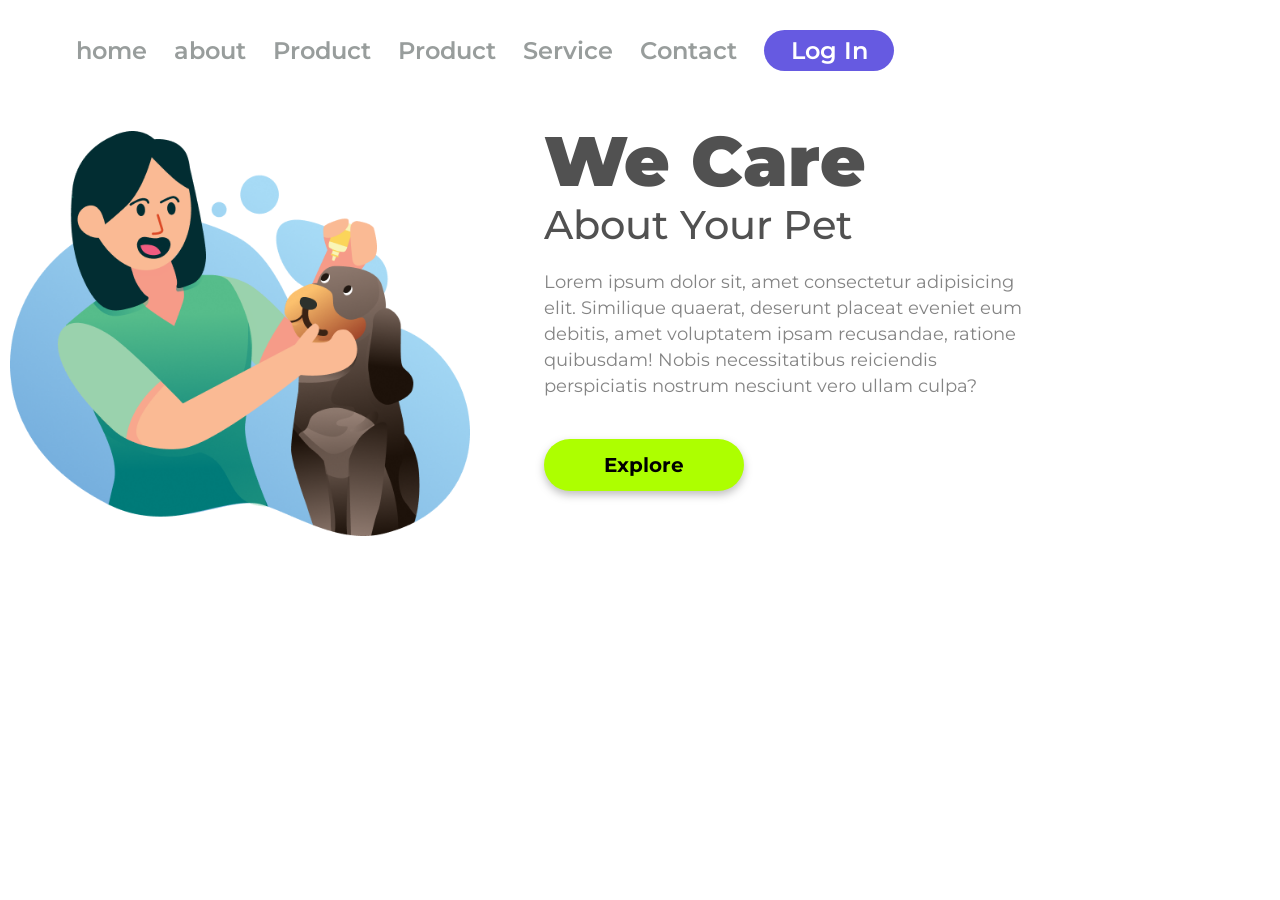
<file: index.html>
<!DOCTYPE html>
<html lang="pt-br">

<head>
    <meta charset="UTF-8">
    <meta name="viewport" content="width=device-width, initial-scale=1.0">
    <link rel="stylesheet" href="./style.css">
    <link rel="preconnect" href="https://fonts.googleapis.com">
    <link rel="preconnect" href="https://fonts.gstatic.com" crossorigin>
    <link
        href="https://fonts.googleapis.com/css2?family=Montserrat:wght@100..900&family=Roboto+Serif:ital,opsz,wght@0,8..144,100..900;1,8..144,100..900&family=Roboto:ital,wght@0,100..900;1,100..900&display=swap"
        rel="stylesheet">
    <title>We care</title>
</head>

<body>
    <header>
        <a class="link-header">home</a>
        <a class="link-header">about</a>
        <a class="link-header">Product</a>
        <a class="link-header">Product</a>
        <a class="link-header">Service</a>
        <a class="link-header">Contact</a>
        <button class="button-header" >Log In</button>
    </header>
    <main>
        <img src="./13-we-care-logo.png" alt="WE-CARE-LOGO" class="logo-image">

        <section>
            <h1>We Care</h1>
            <h2>About Your Pet</h2>
            <p>Lorem ipsum dolor sit, amet consectetur adipisicing elit. Similique quaerat, deserunt placeat eveniet eum
                debitis, amet voluptatem ipsam recusandae, ratione quibusdam! Nobis necessitatibus reiciendis
                perspiciatis
                nostrum nesciunt vero ullam culpa?</p>
            <button class="button-explore">Explore</button>
        </section>
    </main>
</body>

</html>
</file>
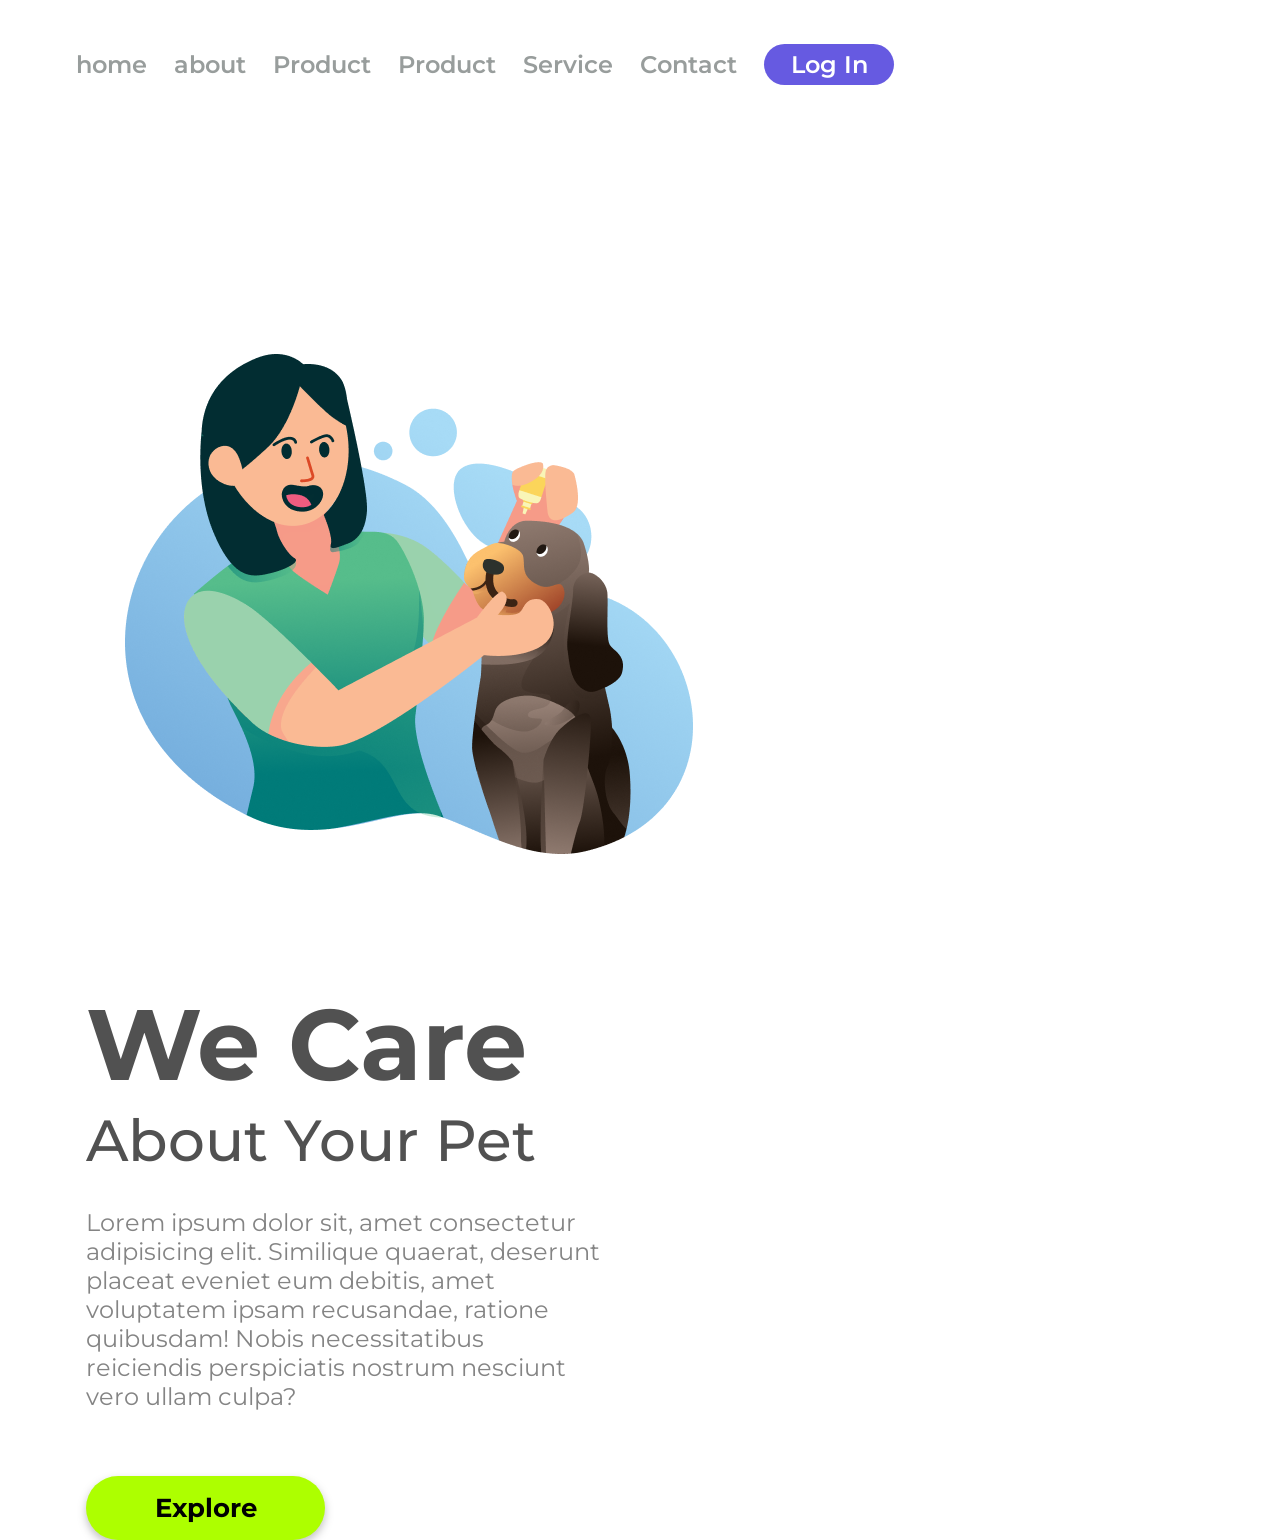
<file: 13-Projeto-1.html>
<!DOCTYPE html>
<html lang="pt-br">

<head>
    <meta charset="UTF-8">
    <meta name="viewport" content="width=device-width, initial-scale=1.0">
    <link rel="stylesheet" href="./13-Projeto-1.css">
    <link rel="preconnect" href="https://fonts.googleapis.com">
    <link rel="preconnect" href="https://fonts.gstatic.com" crossorigin>
    <link
        href="https://fonts.googleapis.com/css2?family=Montserrat:wght@100..900&family=Roboto+Serif:ital,opsz,wght@0,8..144,100..900;1,8..144,100..900&family=Roboto:ital,wght@0,100..900;1,100..900&display=swap"
        rel="stylesheet">
    <title>We care</title>
</head>

<body>
    <header>
        <a class="link-header">home</a>
        <a class="link-header">about</a>
        <a class="link-header">Product</a>
        <a class="link-header">Product</a>
        <a class="link-header">Service</a>
        <a class="link-header">Contact</a>
        <button class="button-header" >Log In</button>
    </header>
    <main>
        <img src="./13-we-care-logo.png" alt="WE-CARE-LOGO" class="logo-image">

        <section>
            <h1>We Care</h1>
            <h2>About Your Pet</h2>
            <p>Lorem ipsum dolor sit, amet consectetur adipisicing elit. Similique quaerat, deserunt placeat eveniet eum
                debitis, amet voluptatem ipsam recusandae, ratione quibusdam! Nobis necessitatibus reiciendis
                perspiciatis
                nostrum nesciunt vero ullam culpa?</p>
            <button class="button-explore">Explore</button>
        </section>
    </main>
</body>

</html>
</file>
<file: style.css>
/* OBSERVAÇÕES:
 --> HEADER é a caixa de cima (com links home, about, etc...)
 --> MAIN é a caixa principal (caixa com todo o conteúdo da página) */




* {
    font-family: "Montserrat", sans-serif;
    margin: 0;
    padding: 0;
    box-sizing: border-box;

}

header {
    margin: 30px 0 50px 76px;
}

.link-header {
    font-weight: 600;
    font-size: 24px;
    line-height: 29px;
    color: #989D9C;
    cursor: pointer;
    margin-right: 23px;
}

.button-header {
    width: 130px;
    height: 41px;
    background: #665AE1;
    border-radius: 20.5px;
     cursor: pointer;
    border: none;
    font-weight: 600;
    font-size: 24px;
    line-height: 29px;
    color: #ffffff;

}

.logo-image {
 width: 460px; /* Reduzido levemente de 568px */
    height: auto;
    margin: 10px;
    display: inline-block;
    vertical-align: top; /* Alinha pelo topo */
}

section {
    display: inline-block;
    vertical-align: top; /* Alinha com o topo da imagem */
    margin-left: 60px;   /* Reduzido de 200px */
    max-width: 500px;
}

h1 {
    font-weight: 900;    /* 'black' não é padrão no CSS, use 900 */
    font-size: 70px;     /* Reduzido de 100px */
    line-height: 80px;
    color: #515151;
}

h2 {
    font-weight: 500;
    font-size: 40px;     /* Reduzido de 58px */
    line-height: 48px;
    color: #515151;
}

p {
    font-weight: 400;
    font-size: 18px;     /* Reduzido de 24px */
    line-height: 26px;
    color: #848484;
    width: 100%;
    margin-top: 20px;
    margin-bottom: 40px; /* Reduzido de 65px */

}

.button-explore {
    width: 200px;
    height: 52px;
    background: #ADFF00;
    border-radius: 40px;
    border: none;
    cursor: pointer;
    filter: drop-shadow(0px 4px 4px rgba(0, 0, 0, 0.25));
    font-weight: bold;
    font-size: 20px;
    color: #000000;

}





    /* Diferença entre <div> e <section> */
/* Se o bloco representar um tema com contexto e conteúdo estrutural da página, utilize <section>.

Se o bloco servir apenas para efeitos visuais, organização de layout ou aplicação de classes de estilo, 
utilize <div>.*/
</file>
<file: 13-Projeto-1.css>
/* OBSERVAÇÕES:
 --> HEADER é a caixa de cima (com links home, about, etc...)
 --> MAIN é a caixa principal (caixa com todo o conteúdo da página) */




* {
    font-family: "Montserrat", sans-serif;
    margin: 0;
    padding: 0;
    box-sizing: border-box;

}

header {
    margin: 44px 0 144px 76px;
}

.link-header {
    font-weight: 600;
    font-size: 24px;
    line-height: 29px;
    color: #989D9C;
    cursor: pointer;
    margin-right: 23px;
}

.button-header {
    width: 130px;
    height: 41px;
    background: #665AE1;
    border-radius: 20.5px;
     cursor: pointer;
    border: none;
    font-weight: 600;
    font-size: 24px;
    line-height: 29px;
    color: #ffffff;

}

.logo-image {
    width: 568px;
    height: 500px;
    margin: 125px;
    display: inline-block;
}

section {
    display: inline-block;
    margin-left: 86px;
}

h1 {
    font-weight: black;
    font-size: 100px;
    line-height: 122px;
    color: #515151;
}

h2 {
    font-weight: 500;
    font-size: 58px;
    line-height: 71px;
    color: #515151;
}

p {
    font-weight: 400;
    font-size: 24px;
    line-height: 29px;
    color: #848484;
    width: 515px;
    margin-bottom: 65px;
    margin-top: 32px;

}

.button-explore {
    width: 239px;
    height: 64px;
    background: #ADFF00;
    border-radius: 40px;
    border: none;
    cursor: pointer;
    filter: drop-shadow(0px 4px 4px rgba(0, 0, 0, 0.25));
    font-weight: bold;
    font-size: 26.02px;
    line-height: 29px;
    color: #000000;

}





    /* Diferença entre <div> e <section> */
/* Se o bloco representar um tema com contexto e conteúdo estrutural da página, utilize <section>.

Se o bloco servir apenas para efeitos visuais, organização de layout ou aplicação de classes de estilo, 
utilize <div>.*/
</file>
